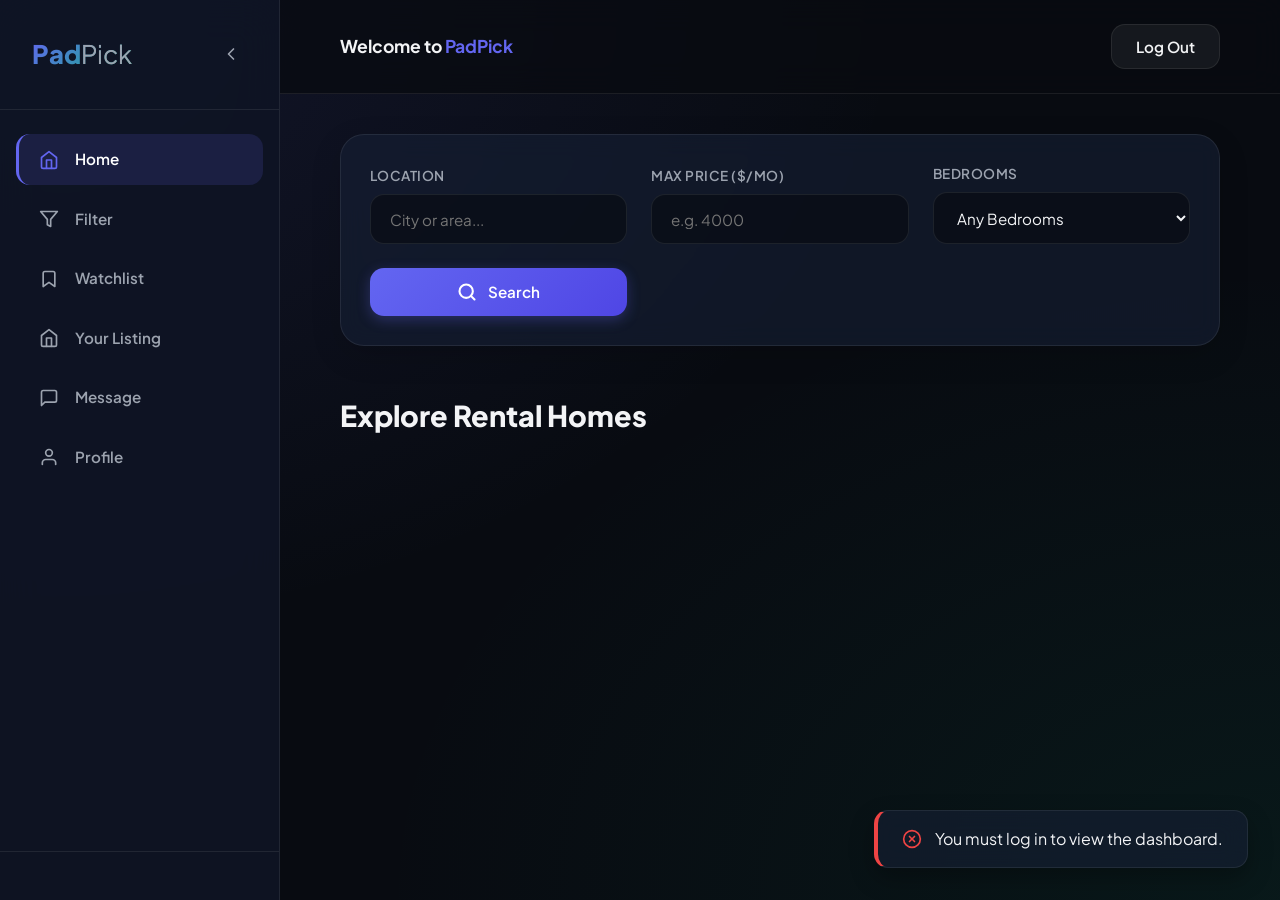
<file: frontend/dashboard.html>
<!DOCTYPE html>
<html lang="en">
<head>
    <meta charset="UTF-8">
    <meta name="viewport" content="width=device-width, initial-scale=1.0">
    <title>Dashboard - Explore Rentals - PadPick</title>
    <link rel="stylesheet" href="./css/style.css">
    <link rel="icon" type="image/png" href="./images/favicon.png">
</head>
<body>

    <div class="dashboard-container">
        <!-- SIDEBAR -->
        <aside class="sidebar">
            <div class="sidebar-header">
                <div class="sidebar-header-flex">
                    <a href="../index.html" class="logo"><span class="logo-icon">P</span><span class="logo-text">ad<span>Pick</span></span></a>
                    <button id="sidebar-toggle" class="sidebar-toggle-btn" aria-label="Toggle Sidebar">
                        <svg viewBox="0 0 24 24" fill="none" stroke="currentColor" stroke-width="2" stroke-linecap="round" stroke-linejoin="round"><polyline points="15 18 9 12 15 6"></polyline></svg>
                    </button>
                </div>
            </div>
            
            <ul class="sidebar-menu">
                <li class="menu-item active" data-view="explore">
                    <svg viewBox="0 0 24 24" fill="none" stroke="currentColor" stroke-width="2" stroke-linecap="round" stroke-linejoin="round"><path d="M3 9l9-7 9 7v11a2 2 0 0 1-2 2H5a2 2 0 0 1-2-2z"></path><polyline points="9 22 9 12 15 12 15 22"></polyline></svg>
                    <span>Home</span>
                </li>
                <li class="menu-item" data-view="filter">
                    <svg viewBox="0 0 24 24" fill="none" stroke="currentColor" stroke-width="2" stroke-linecap="round" stroke-linejoin="round"><polygon points="22 3 2 3 10 12.46 10 19 14 21 14 12.46 22 3"></polygon></svg>
                    <span>Filter</span>
                </li>
                <li class="menu-item" data-view="watchlist">
                    <svg viewBox="0 0 24 24" fill="none" stroke="currentColor" stroke-width="2" stroke-linecap="round" stroke-linejoin="round"><path d="M19 21l-7-5-7 5V5a2 2 0 0 1 2-2h10a2 2 0 0 1 2 2z"></path></svg>
                    <span>Watchlist</span>
                </li>
                <li class="menu-item" data-view="mylistings">
                    <svg viewBox="0 0 24 24" fill="none" stroke="currentColor" stroke-width="2" stroke-linecap="round" stroke-linejoin="round"><path d="M3 9l9-7 9 7v11a2 2 0 0 1-2 2H5a2 2 0 0 1-2-2z"></path><path d="M9 22V12h6v10"></path></svg>
                    <span>Your Listing</span>
                </li>
                <li class="menu-item" data-view="messages">
                    <svg viewBox="0 0 24 24" fill="none" stroke="currentColor" stroke-width="2" stroke-linecap="round" stroke-linejoin="round"><path d="M21 15a2 2 0 0 1-2 2H7l-4 4V5a2 2 0 0 1 2-2h14a2 2 0 0 1 2 2z"></path></svg>
                    <span>Message</span>
                </li>
                <li class="menu-item" data-view="profile">
                    <svg viewBox="0 0 24 24" fill="none" stroke="currentColor" stroke-width="2" stroke-linecap="round" stroke-linejoin="round"><path d="M20 21v-2a4 4 0 0 0-4-4H8a4 4 0 0 0-4 4v2"></path><circle cx="12" cy="7" r="4"></circle></svg>
                    <span>Profile</span>
                </li>
            </ul>
            
            <div class="sidebar-footer" id="sidebar-profile-box">
                <!-- User Profile footer details injected here -->
            </div>
        </aside>

        <!-- MAIN AREA -->
        <div class="main-content">
            <!-- TOP NAVBAR -->
            <header class="top-nav">
                <div class="top-nav-welcome" id="top-nav-username">
                    Welcome to <span>PadPick</span>
                </div>
                
                <div class="nav-links">
                    <button id="add-listing-btn" class="btn btn-accent" style="display: none;">
                        <svg width="20" height="20" viewBox="0 0 24 24" fill="none" stroke="currentColor" stroke-width="2.5" stroke-linecap="round" stroke-linejoin="round" style="margin-right: 0.2rem;"><line x1="12" y1="5" x2="12" y2="19"></line><line x1="5" y1="12" x2="19" y2="12"></line></svg>
                        List Your Home
                    </button>
                    <button onclick="logoutUser()" class="btn btn-secondary">Log Out</button>
                </div>
            </header>

            <div class="dashboard-body">
                <!-- 1. EXPLORE VIEW (Default) -->
                <div id="view-explore" class="dashboard-view active">
                    <!-- Filters Container -->
                    <section class="filters-container" style="margin-top: 0; margin-bottom: 3rem;">
                        <form id="filter-form" class="filters-grid">
                            <div class="form-group" style="margin-bottom: 0;">
                                <label for="filter-location" class="form-label">Location</label>
                                <input type="text" id="filter-location" class="input-control" placeholder="City or area...">
                            </div>
                            
                            <div class="form-group" style="margin-bottom: 0;">
                                <label for="filter-price" class="form-label">Max Price ($/mo)</label>
                                <input type="number" id="filter-price" class="input-control" placeholder="e.g. 4000">
                            </div>
                            
                            <div class="form-group" style="margin-bottom: 0;">
                                <label for="filter-bedrooms" class="form-label">Bedrooms</label>
                                <select id="filter-bedrooms" class="input-control">
                                    <option value="">Any Bedrooms</option>
                                    <option value="1">1 Bed</option>
                                    <option value="2">2 Beds</option>
                                    <option value="3">3 Beds</option>
                                    <option value="4">4+ Beds</option>
                                </select>
                            </div>
                            
                            <button type="submit" class="btn btn-primary" style="justify-content: center; height: 48px;">
                                <svg width="20" height="20" viewBox="0 0 24 24" fill="none" stroke="currentColor" stroke-width="2.5" stroke-linecap="round" stroke-linejoin="round" style="margin-right: 0.2rem;"><circle cx="11" cy="11" r="8"></circle><line x1="21" y1="21" x2="16.65" y2="16.65"></line></svg>
                                Search
                            </button>
                        </form>
                    </section>

                    <!-- Listings -->
                    <main class="listings-section" style="padding: 0;">
                        <div class="section-header">
                            <h2 class="section-title">Explore Rental Homes</h2>
                        </div>
                        <div id="properties-grid" class="properties-grid">
                            <!-- Property cards loaded here -->
                        </div>
                    </main>
                </div>

                <!-- 2. WATCHLIST VIEW -->
                <div id="view-watchlist" class="dashboard-view">
                    <main class="listings-section" style="padding: 0;">
                        <div class="section-header">
                            <h2 class="section-title">Your Watchlist</h2>
                        </div>
                        <div id="watchlist-grid" class="properties-grid">
                            <!-- Bookmarked cards loaded here -->
                        </div>
                    </main>
                </div>

                <!-- 3. YOUR LISTINGS VIEW -->
                <div id="view-mylistings" class="dashboard-view">
                    <main class="listings-section" style="padding: 0;">
                        <div class="section-header">
                            <h2 class="section-title">Your Listed Properties</h2>
                        </div>
                        <div id="mylistings-grid" class="properties-grid">
                            <!-- User's own property cards loaded here -->
                        </div>
                    </main>
                </div>

                <!-- 4. MESSAGES VIEW -->
                <div id="view-messages" class="dashboard-view">
                    <div class="messages-container">
                        <!-- Left Chat list -->
                        <div class="messages-sidebar">
                            <div class="messages-sidebar-header">
                                <div style="font-weight: 700; font-size: 1.1rem; color: white;">Recent Messages</div>
                                <div class="chat-search-wrapper" style="margin-top: 0.75rem;">
                                    <input type="text" id="chat-search-input" class="input-control" placeholder="🔍 Search contacts or listings..." style="padding: 0.5rem 0.8rem; font-size: 0.82rem; height: 34px; width: 100%; border-radius: var(--radius-sm);">
                                </div>
                            </div>
                            <ul class="chats-list" id="chats-list">
                                <!-- Mock Chats list dynamically loaded -->
                            </ul>
                        </div>
                        <!-- Chat view -->
                        <div class="chat-window" id="chat-window">
                            <!-- Injected by JS -->
                        </div>
                    </div>
                </div>

                <!-- 5. PROFILE VIEW -->
                <div id="view-profile" class="dashboard-view">
                    <div class="profile-card" id="profile-card-details">
                        <!-- Loaded dynamically -->
                    </div>
                </div>
            </div>
        </div>
    </div>

    <!-- Create Property Modal -->
    <div id="property-modal" class="modal">
        <div class="modal-content">
            <button class="modal-close" id="modal-close-btn">
                <svg width="18" height="18" viewBox="0 0 24 24" fill="none" stroke="currentColor" stroke-width="2.5" stroke-linecap="round" stroke-linejoin="round"><line x1="18" y1="6" x2="6" y2="18"></line><line x1="6" y1="6" x2="18" y2="18"></line></svg>
            </button>
            <h3 class="modal-title">List a New Rental Home</h3>
            
            <form id="property-form">
                <div class="form-row">
                    <div class="form-group">
                        <label for="prop-title" class="form-label">Name of the Home / Title</label>
                        <input type="text" id="prop-title" class="input-control" placeholder="Modern 2-Bed Luxury Penthouse" required>
                    </div>
                    <div class="form-group">
                        <label for="prop-price" class="form-label">Price per Month ($)</label>
                        <input type="number" id="prop-price" class="input-control" placeholder="2400" required>
                    </div>
                </div>

                <div class="form-group">
                    <label for="prop-desc" class="form-label">Description</label>
                    <textarea id="prop-desc" class="input-control" rows="2" placeholder="Describe features, view, terms..." required></textarea>
                </div>

                <div class="form-row">
                    <div class="form-group">
                        <label for="prop-owner" class="form-label">Name of the Owner</label>
                        <input type="text" id="prop-owner" class="input-control" placeholder="John Doe" required>
                    </div>
                    <div class="form-group">
                        <label for="prop-contact" class="form-label">Contact Number (private)</label>
                        <input type="tel" id="prop-contact" class="input-control" placeholder="+1 (555) 019-2834" required>
                    </div>
                </div>

                <div class="form-row">
                    <div class="form-group">
                        <label for="prop-bedrooms" class="form-label">Bedrooms</label>
                        <input type="number" id="prop-bedrooms" class="input-control" value="1" min="1" required>
                    </div>
                    <div class="form-group">
                        <label for="prop-bathrooms" class="form-label">Bathrooms</label>
                        <input type="number" id="prop-bathrooms" class="input-control" value="1" min="1" required>
                    </div>
                </div>

                <div class="form-row">
                    <div class="form-group">
                        <label for="prop-furnished" class="form-label">Furnishing State</label>
                        <select id="prop-furnished" class="input-control" required>
                            <option value="Furnished">Fully Furnished</option>
                            <option value="Semi-Furnished">Semi-Furnished</option>
                            <option value="Non-Furnished">Non-Furnished / Unfurnished</option>
                        </select>
                    </div>
                    <div class="form-group">
                        <label for="prop-location" class="form-label">City / Area Location</label>
                        <input type="text" id="prop-location" class="input-control" placeholder="London, Kensington" required>
                    </div>
                </div>

                <div class="form-group">
                    <label for="prop-address" class="form-label">Address of the Home</label>
                    <input type="text" id="prop-address" class="input-control" placeholder="123 Luxury Lane, Apartment 4B" required>
                </div>

                <div class="form-group">
                    <label class="form-label">Select Amenities</label>
                    <div class="amenities-grid" style="display: grid; grid-template-columns: repeat(auto-fill, minmax(130px, 1fr)); gap: 0.5rem; margin-top: 0.25rem;">
                        <label class="checkbox-container" style="display: flex; align-items: center; gap: 0.5rem; font-size: 0.88rem; color: var(--text-secondary); cursor: pointer;">
                            <input type="checkbox" name="amenity" value="WiFi" style="width:16px; height:16px; accent-color: var(--primary);"> WiFi
                        </label>
                        <label class="checkbox-container" style="display: flex; align-items: center; gap: 0.5rem; font-size: 0.88rem; color: var(--text-secondary); cursor: pointer;">
                            <input type="checkbox" name="amenity" value="AC" style="width:16px; height:16px; accent-color: var(--primary);"> Air Conditioning
                        </label>
                        <label class="checkbox-container" style="display: flex; align-items: center; gap: 0.5rem; font-size: 0.88rem; color: var(--text-secondary); cursor: pointer;">
                            <input type="checkbox" name="amenity" value="Pool" style="width:16px; height:16px; accent-color: var(--primary);"> Swimming Pool
                        </label>
                        <label class="checkbox-container" style="display: flex; align-items: center; gap: 0.5rem; font-size: 0.88rem; color: var(--text-secondary); cursor: pointer;">
                            <input type="checkbox" name="amenity" value="Gym" style="width:16px; height:16px; accent-color: var(--primary);"> Fitness Gym
                        </label>
                        <label class="checkbox-container" style="display: flex; align-items: center; gap: 0.5rem; font-size: 0.88rem; color: var(--text-secondary); cursor: pointer;">
                            <input type="checkbox" name="amenity" value="Parking" style="width:16px; height:16px; accent-color: var(--primary);"> Private Parking
                        </label>
                        <label class="checkbox-container" style="display: flex; align-items: center; gap: 0.5rem; font-size: 0.88rem; color: var(--text-secondary); cursor: pointer;">
                            <input type="checkbox" name="amenity" value="Kitchen" style="width:16px; height:16px; accent-color: var(--primary);"> Modern Kitchen
                        </label>
                        <label class="checkbox-container" style="display: flex; align-items: center; gap: 0.5rem; font-size: 0.88rem; color: var(--text-secondary); cursor: pointer;">
                            <input type="checkbox" name="amenity" value="Washing Machine" style="width:16px; height:16px; accent-color: var(--primary);"> Washer/Dryer
                        </label>
                        <label class="checkbox-container" style="display: flex; align-items: center; gap: 0.5rem; font-size: 0.88rem; color: var(--text-secondary); cursor: pointer;">
                            <input type="checkbox" name="amenity" value="Security" style="width:16px; height:16px; accent-color: var(--primary);"> 24/7 Security
                        </label>
                    </div>
                </div>

                <div class="form-group">
                    <label class="form-label">Home Images (Upload from files)</label>
                    <input type="file" id="prop-images-upload" class="input-control" accept="image/*" multiple style="background: rgba(8, 11, 17, 0.6); color: white; padding: 10px; border-radius: 8px; border: 1px solid var(--border-color); width: 100%;">
                    
                    <!-- Hidden field to store final comma-separated list of uploaded URLs -->
                    <input type="hidden" id="prop-media-urls" value="">
                    
                    <div id="prop-media-preview-container" style="display: flex; gap: 0.5rem; flex-wrap: wrap; margin-top: 0.75rem;">
                        <!-- Preview of uploaded/pre-existing listing images will be populated here -->
                    </div>
                </div>

                <button type="submit" class="btn btn-primary" style="width: 100%; justify-content: center; margin-top: 1rem;">
                    Submit Listing
                </button>
            </form>
        </div>
    </div>

    <!-- Property Details Modal -->
    <div id="property-detail-modal" class="modal">
        <div class="modal-content" style="max-width: 800px; padding: 2.5rem; border-radius: var(--radius-lg);">
            <button class="modal-close" id="detail-modal-close-btn">
                <svg width="18" height="18" viewBox="0 0 24 24" fill="none" stroke="currentColor" stroke-width="2.5" stroke-linecap="round" stroke-linejoin="round"><line x1="18" y1="6" x2="6" y2="18"></line><line x1="6" y1="6" x2="18" y2="18"></line></svg>
            </button>
            <div id="property-detail-body">
                <!-- Injected dynamically by JS -->
            </div>
        </div>
    </div>

    <!-- Calling Modal -->
    <div id="calling-modal" class="modal">
        <div class="modal-content" style="max-width: 360px; text-align: center; padding: 3rem 2rem; border-radius: var(--radius-lg);">
            <div class="calling-avatar-ring">
                <div class="calling-icon-glow">📞</div>
            </div>
            <h3 id="calling-modal-title" style="margin-top: 1.5rem; font-size: 1.3rem;">Calling Owner...</h3>
            <p id="calling-modal-subtitle" style="color: var(--text-secondary); font-size: 0.9rem; margin-top: 0.5rem;">Connecting call request...</p>
            
            <button id="cancel-call-btn" class="btn" style="margin-top: 2rem; width: 100%; justify-content: center; background: #ef4444; border-color: #ef4444; color: white;">
                Cancel Call
            </button>
        </div>
    </div>

    <!-- Toast Notifications Container -->
    <div id="toast-container" class="toast-container"></div>

    <script src="./js/auth.js"></script>
    <script src="./js/app.js"></script>
</body>
</html>
</file>
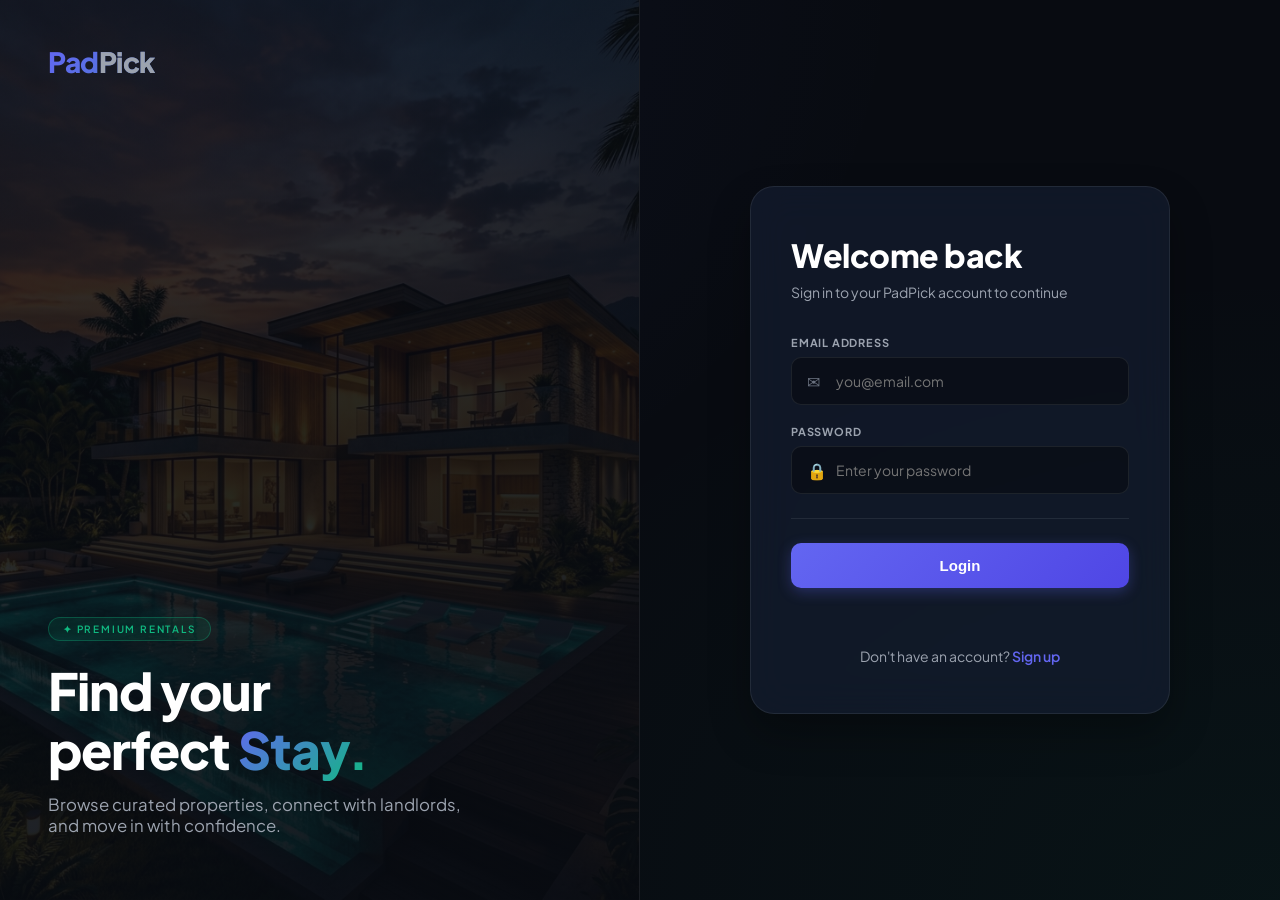
<file: frontend/login.html>
<!DOCTYPE html>
<html lang="en">
<head>
  <meta charset="UTF-8">
  <meta name="viewport" content="width=device-width, initial-scale=1.0">
  <title>Login — PadPick</title>
  <link rel="stylesheet" href="./css/login_split.css">
  <link rel="icon" type="image/png" href="./images/favicon.png">
</head>
<body>

  <!-- LEFT: brand panel -->
  <div class="panel-left">
    <div class="panel-brand">
      <a class="logo" href="../index.html">Pad<span>Pick</span></a>

      <div>
        <div class="brand-copy">
          <div class="brand-tag">✦ Premium Rentals</div>
          <h2>Find your<br>perfect <em>Stay.</em></h2>
          <p>Browse curated properties, connect with landlords, and move in with confidence.</p>
        </div>
      </div>
    </div>
  </div>

  <!-- RIGHT: login form -->
  <div class="panel-right">
    <div class="form-box">

      <div class="form-header">
        <h1>Welcome back</h1>
        <p>Sign in to your PadPick account to continue</p>
      </div>

      <form id="loginForm">

        <div class="input-group">
          <label>Email Address</label>
          <div class="input-wrap">
            <span class="input-icon">✉</span>
            <input type="email" id="email" placeholder="you@email.com" required>
          </div>
        </div>

        <div class="input-group">
          <label>Password</label>
          <div class="input-wrap">
            <span class="input-icon">🔒</span>
            <input type="password" id="password" placeholder="Enter your password" required>
          </div>
        </div>

        <hr class="form-divider">

        <button type="submit" class="btn" id="loginBtn">Login</button>

        <p id="message"></p>

      </form>

      <p class="signup-link">
        Don't have an account? <a href="./signup.html">Sign up</a>
      </p>

    </div>
  </div>

  <script src="./js/auth.js"></script>
  <script>
    const form = document.getElementById("loginForm");
    const loginBtn = document.getElementById("loginBtn");
    const message = document.getElementById("message");

    form.addEventListener("submit", async (event) => {
      event.preventDefault();

      const email = document.getElementById("email").value.trim();
      const password = document.getElementById("password").value;

      message.innerText = "";
      message.style.color = "red";

      // 🔒 disable + loading text
      loginBtn.disabled = true;
      loginBtn.innerText = "Logging in...";
      loginBtn.style.opacity = "0.7";
      loginBtn.style.cursor = "not-allowed";

      try {
        const success = await loginUser(email, password);

        if (!success) {
          // Toast handles the feedback, but let's also update the message label for exact styling parity
          message.innerText = "Invalid email or password";
          resetButton();
          return;
        }

        // ✅ login success
        message.style.color = "green";
        message.innerText = "Login successful ✅";

        setTimeout(() => {
          window.location.href = "./dashboard.html";
        }, 1000);

      } catch (error) {
        console.error(error);
        message.innerText = "Backend not reachable";
        resetButton();
      }
    });

    function resetButton() {
      loginBtn.disabled = false;
      loginBtn.innerText = "Login";
      loginBtn.style.opacity = "1";
      loginBtn.style.cursor = "pointer";
    }
  </script>

</body>
</html>
</file>
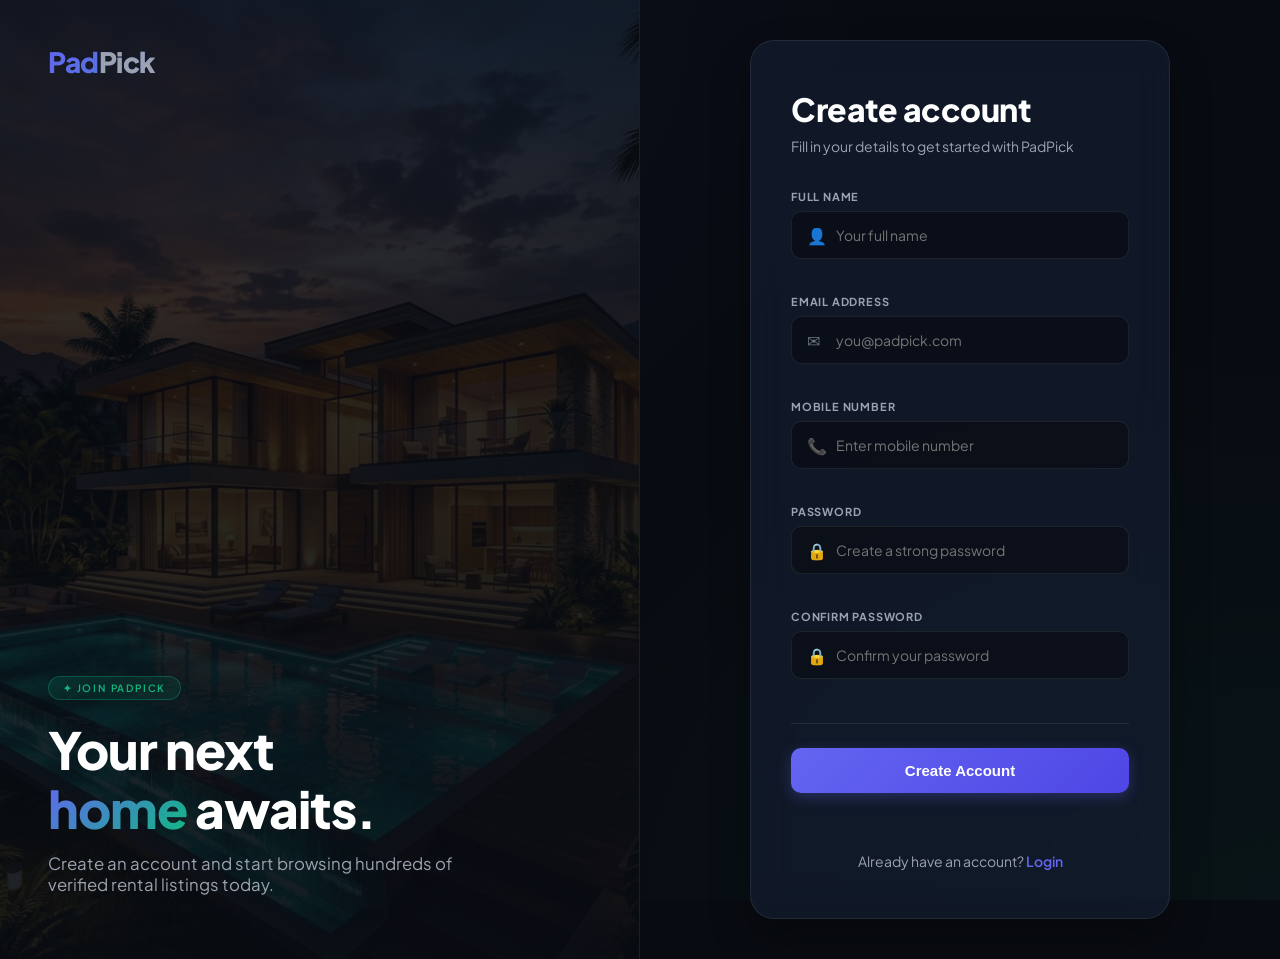
<file: frontend/signup.html>
<!DOCTYPE html>
<html lang="en">
<head>
  <meta charset="UTF-8">
  <meta name="viewport" content="width=device-width, initial-scale=1.0">
  <title>Create Account — PadPick</title>
  <link rel="stylesheet" href="./css/login_split.css">
  <link rel="icon" type="image/png" href="./images/favicon.png">
</head>
<body>

  <!-- LEFT: brand panel -->
  <div class="panel-left">
    <div class="panel-brand">
      <a class="logo" href="../index.html">Pad<span>Pick</span></a>

      <div>
        <div class="brand-copy">
          <div class="brand-tag">✦ Join PadPick</div>
          <h2>Your next<br><em>home</em> awaits.</h2>
          <p>Create an account and start browsing hundreds of verified rental listings today.</p>
        </div>
      </div>
    </div>
  </div>

  <!-- RIGHT: signup form -->
  <div class="panel-right">
    <div class="form-box">

      <div class="form-header">
        <h1>Create account</h1>
        <p>Fill in your details to get started with PadPick</p>
      </div>

      <form id="signupForm">

        <div class="input-grid">

          <div class="input-box full">
            <label>Full Name</label>
            <div class="input-wrap">
              <span class="input-icon">👤</span>
              <input type="text" id="username" placeholder="Your full name" required />
            </div>
          </div>

          <div class="input-box full">
            <label>Email Address</label>
            <div class="input-wrap">
              <span class="input-icon">✉</span>
              <input type="email" id="email" placeholder="you@padpick.com" pattern=".+@padpick\.com" title="Email must end with @padpick.com" required />
            </div>
          </div>

          <div class="input-box full">
            <label>Mobile Number</label>
            <div class="input-wrap">
              <span class="input-icon">📞</span>
              <input type="tel" id="mobile_number" placeholder="Enter mobile number" required />
            </div>
          </div>

          <div class="input-box full">
            <label>Password</label>
            <div class="input-wrap">
              <span class="input-icon">🔒</span>
              <input type="password" id="password" placeholder="Create a strong password" required minlength="6" />
            </div>
          </div>

          <div class="input-box full">
            <label>Confirm Password</label>
            <div class="input-wrap">
              <span class="input-icon">🔒</span>
              <input type="password" id="confirm_password" placeholder="Confirm your password" required minlength="6" />
            </div>
          </div>

        </div>

        <hr class="form-divider">

        <button type="submit" class="btn" id="signupBtn">Create Account</button>

        <p id="message"></p>

      </form>

      <p class="login-text">
        Already have an account? <a href="./login.html">Login</a>
      </p>

    </div>
  </div>

  <script src="./js/auth.js"></script>
  <script>
    const form = document.getElementById("signupForm");
    const signupBtn = document.getElementById("signupBtn");
    const message = document.getElementById("message");

    form.addEventListener("submit", async (e) => {
      e.preventDefault();

      const fullName = document.getElementById("username").value.trim();
      const email = document.getElementById("email").value.trim();
      const mobileNumber = document.getElementById("mobile_number").value.trim();
      const password = document.getElementById("password").value;
      const confirmPassword = document.getElementById("confirm_password").value;

      message.innerText = "";
      message.style.color = "red";

      // Enforce email domain ending in javascript as secondary validation
      if (!email.toLowerCase().endsWith("@padpick.com")) {
        message.innerText = "Email address must end with @padpick.com";
        return;
      }

      if (password !== confirmPassword) {
        message.innerText = "Passwords do not match.";
        return;
      }

      // 🔒 loading state
      signupBtn.disabled = true;
      signupBtn.innerText = "Creating...";
      signupBtn.style.opacity = "0.7";

      try {
        const result = await registerUser(email, fullName, password, mobileNumber);

        if (!result.success) {
          message.innerText = result.error || "Registration failed. Email must be unique and end with @padpick.com";
          resetButton();
          return;
        }

        message.style.color = "green";
        message.innerText = "Account created successfully ✅";

        setTimeout(() => {
          window.location.href = "./login.html";
        }, 1200);

      } catch (err) {
        console.error("Signup error:", err);
        message.innerText = "Network error. Please try again.";
        resetButton();
      }
    });

    function resetButton() {
      signupBtn.disabled = false;
      signupBtn.innerText = "Create Account";
      signupBtn.style.opacity = "1";
    }
  </script>

</body>
</html>
</file>
<file: frontend/css/style.css>
/* Premium Design System for PadPick Platform */

@import url('https://fonts.googleapis.com/css2?family=Plus+Jakarta+Sans:wght@300;400;500;600;700;800&display=swap');

:root {
    /* Color Palette */
    --bg-darker: #080b11;
    --bg-dark: #0f1524;
    --bg-card: rgba(23, 32, 54, 0.6);
    --bg-card-hover: rgba(30, 41, 69, 0.8);
    --primary: #6366f1; /* Indigo */
    --primary-glow: rgba(99, 102, 241, 0.3);
    --accent: #10b981; /* Emerald */
    --accent-glow: rgba(16, 185, 129, 0.2);
    --text-primary: #f3f4f6;
    --text-secondary: #9ca3af;
    --text-muted: #6b7280;
    --border-color: rgba(255, 255, 255, 0.08);
    --border-hover: rgba(99, 102, 241, 0.4);
    
    /* Layout Constants */
    --radius-sm: 8px;
    --radius-md: 14px;
    --radius-lg: 24px;
    --transition-smooth: all 0.3s cubic-bezier(0.4, 0, 0.2, 1);
    
    /* Fonts */
    --font-primary: 'Plus Jakarta Sans', -apple-system, BlinkMacSystemFont, "Segoe UI", Roboto, sans-serif;
}

/* Reset & Base Styles */
* {
    margin: 0;
    padding: 0;
    box-sizing: border-box;
}

body {
    background-color: var(--bg-darker);
    background-image: 
        radial-gradient(at 0% 0%, rgba(99, 102, 241, 0.12) 0px, transparent 50%),
        radial-gradient(at 100% 100%, rgba(16, 185, 129, 0.08) 0px, transparent 50%);
    background-attachment: fixed;
    color: var(--text-primary);
    font-family: var(--font-primary);
    min-height: 100vh;
    overflow-x: hidden;
    line-height: 1.5;
}

a {
    color: inherit;
    text-decoration: none;
}

button, input, textarea, select {
    font-family: inherit;
    color: inherit;
}

/* Custom Scrollbar */
::-webkit-scrollbar {
    width: 8px;
}
::-webkit-scrollbar-track {
    background: var(--bg-darker);
}
::-webkit-scrollbar-thumb {
    background: rgba(255, 255, 255, 0.1);
    border-radius: 4px;
}
::-webkit-scrollbar-thumb:hover {
    background: var(--primary);
}

/* Navbar */
.navbar {
    display: flex;
    justify-content: space-between;
    align-items: center;
    padding: 1.5rem 6%;
    position: sticky;
    top: 0;
    z-index: 100;
    background: rgba(8, 11, 17, 0.85);
    backdrop-filter: blur(16px);
    -webkit-backdrop-filter: blur(16px);
    border-bottom: 1px solid var(--border-color);
}

.logo {
    font-size: 1.6rem;
    font-weight: 800;
    background: linear-gradient(135deg, var(--primary), var(--accent));
    -webkit-background-clip: text;
    -webkit-text-fill-color: transparent;
    display: flex;
    align-items: center;
    gap: 0;
}

.logo > span:not(.logo-icon):not(.logo-text),
.logo-text span {
    font-weight: 400;
    color: var(--text-secondary);
    -webkit-text-fill-color: var(--text-secondary);
}

.nav-links {
    display: flex;
    gap: 2rem;
    align-items: center;
}

.nav-link {
    font-size: 0.95rem;
    font-weight: 500;
    color: var(--text-secondary);
    transition: var(--transition-smooth);
}

.nav-link:hover {
    color: var(--text-primary);
}

.btn {
    padding: 0.75rem 1.5rem;
    border-radius: var(--radius-md);
    font-weight: 600;
    font-size: 0.95rem;
    cursor: pointer;
    transition: var(--transition-smooth);
    display: inline-flex;
    align-items: center;
    gap: 0.5rem;
    border: none;
}

.btn-primary {
    background: linear-gradient(135deg, var(--primary), #4f46e5);
    color: #fff;
    box-shadow: 0 4px 14px var(--primary-glow);
}

.btn-primary:hover {
    transform: translateY(-2px);
    box-shadow: 0 6px 20px rgba(99, 102, 241, 0.45);
}

.btn-secondary {
    background: rgba(255, 255, 255, 0.06);
    color: var(--text-primary);
    border: 1px solid var(--border-color);
}

.btn-secondary:hover {
    background: rgba(255, 255, 255, 0.12);
    border-color: var(--text-muted);
}

.btn-accent {
    background: linear-gradient(135deg, var(--accent), #059669);
    color: #fff;
    box-shadow: 0 4px 14px var(--accent-glow);
}

.btn-accent:hover {
    transform: translateY(-2px);
    box-shadow: 0 6px 20px rgba(16, 185, 129, 0.35);
}

.user-profile {
    display: flex;
    align-items: center;
    gap: 1rem;
}

.user-name {
    font-weight: 600;
    color: var(--text-primary);
}

/* Landing Page Hero with Banner */
.landing-hero {
    position: relative;
    height: 60vh;
    min-height: 500px;
    display: flex;
    align-items: center;
    justify-content: center;
    text-align: center;
    padding: 0 6%;
    overflow: hidden;
    border-bottom: 1px solid var(--border-color);
}

.landing-hero-bg {
    position: absolute;
    top: 0;
    left: 0;
    width: 100%;
    height: 100%;
    background-size: cover;
    background-position: center;
    filter: brightness(0.4) contrast(1.1);
    z-index: 1;
    transform: scale(1.02);
    animation: slowZoom 20s infinite alternate;
}

@keyframes slowZoom {
    0% { transform: scale(1); }
    100% { transform: scale(1.08); }
}

.landing-hero-content {
    position: relative;
    z-index: 2;
    max-width: 900px;
    animation: fadeIn 0.8s ease-out;
}

.landing-hero h1 {
    font-size: 3.8rem;
    font-weight: 800;
    line-height: 1.15;
    margin-bottom: 1.5rem;
    letter-spacing: -1.5px;
    text-shadow: 0 4px 12px rgba(0, 0, 0, 0.5);
}

.landing-hero h1 span {
    background: linear-gradient(135deg, var(--primary), var(--accent));
    -webkit-background-clip: text;
    -webkit-text-fill-color: transparent;
}

.landing-hero p {
    color: #e5e7eb;
    font-size: 1.25rem;
    max-width: 700px;
    margin: 0 auto 2.5rem auto;
    text-shadow: 0 2px 6px rgba(0, 0, 0, 0.6);
}

.hero-buttons {
    display: flex;
    gap: 1.5rem;
    justify-content: center;
}

/* About / Intro Section */
.about-section {
    padding: 6rem 6%;
    max-width: 1200px;
    margin: 0 auto;
}

.about-grid {
    display: grid;
    grid-template-columns: 1fr 1fr;
    gap: 4rem;
    align-items: center;
}

@media (max-width: 768px) {
    .about-grid {
        grid-template-columns: 1fr;
        gap: 2.5rem;
    }
    .landing-hero h1 {
        font-size: 2.5rem;
    }
}

.about-text h2 {
    font-size: 2.2rem;
    font-weight: 800;
    margin-bottom: 1.5rem;
    letter-spacing: -0.5px;
}

.about-text h2 span {
    color: var(--primary);
}

.about-text p {
    color: var(--text-secondary);
    font-size: 1.05rem;
    margin-bottom: 1.5rem;
    line-height: 1.6;
}

.features-list {
    display: grid;
    grid-template-columns: 1fr 1fr;
    gap: 1.5rem;
    margin-top: 2rem;
}

.feature-item {
    background: var(--bg-card);
    border: 1px solid var(--border-color);
    padding: 1.5rem;
    border-radius: var(--radius-md);
    transition: var(--transition-smooth);
}

.feature-item:hover {
    border-color: var(--border-hover);
    transform: translateY(-3px);
}

.feature-icon {
    width: 40px;
    height: 40px;
    background: var(--primary-glow);
    border-radius: 50%;
    display: flex;
    align-items: center;
    justify-content: center;
    color: var(--primary);
    margin-bottom: 1rem;
}

.feature-item h3 {
    font-size: 1.1rem;
    font-weight: 700;
    margin-bottom: 0.5rem;
}

.feature-item p {
    font-size: 0.9rem;
    color: var(--text-secondary);
    margin-bottom: 0;
    line-height: 1.4;
}

.about-media {
    border-radius: var(--radius-lg);
    overflow: hidden;
    border: 1px solid var(--border-color);
    box-shadow: 0 15px 35px rgba(0, 0, 0, 0.4);
    height: 400px;
}

.about-media img {
    width: 100%;
    height: 100%;
    object-fit: cover;
}

/* Filters Component */
.filters-container {
    background: var(--bg-card);
    backdrop-filter: blur(12px);
    -webkit-backdrop-filter: blur(12px);
    border: 1px solid var(--border-color);
    border-radius: var(--radius-lg);
    padding: 1.8rem;
    max-width: 1100px;
    margin: -3rem auto 3rem auto;
    position: relative;
    z-index: 10;
    box-shadow: 0 10px 30px rgba(0,0,0,0.15);
}

.filters-grid {
    display: grid;
    grid-template-columns: repeat(auto-fit, minmax(200px, 1fr));
    gap: 1.5rem;
    align-items: flex-end;
}

/* Auth Pages Container (Login/Signup) */
.auth-wrapper {
    display: flex;
    justify-content: center;
    align-items: center;
    min-height: calc(100vh - 120px);
    padding: 2rem;
}

.auth-card {
    background: var(--bg-card);
    backdrop-filter: blur(20px);
    -webkit-backdrop-filter: blur(20px);
    border: 1px solid var(--border-color);
    border-radius: var(--radius-lg);
    width: 100%;
    max-width: 460px;
    padding: 3rem 2.5rem;
    box-shadow: 0 20px 40px rgba(0, 0, 0, 0.3);
    animation: fadeIn 0.5s ease-out;
}

.auth-header {
    text-align: center;
    margin-bottom: 2.5rem;
}

.auth-header h1 {
    font-size: 2rem;
    font-weight: 800;
    margin-bottom: 0.5rem;
    letter-spacing: -0.5px;
}

.auth-header p {
    color: var(--text-secondary);
    font-size: 0.95rem;
}

.form-group {
    margin-bottom: 1.5rem;
}

.form-label {
    display: block;
    font-size: 0.85rem;
    font-weight: 600;
    color: var(--text-secondary);
    margin-bottom: 0.5rem;
    text-transform: uppercase;
    letter-spacing: 0.5px;
}

.input-control {
    width: 100%;
    background: rgba(8, 11, 17, 0.6);
    border: 1px solid var(--border-color);
    padding: 0.9rem 1.2rem;
    border-radius: var(--radius-md);
    color: var(--text-primary);
    font-size: 0.95rem;
    transition: var(--transition-smooth);
}

.input-control:focus {
    outline: none;
    border-color: var(--primary);
    box-shadow: 0 0 0 3px var(--primary-glow);
    background: rgba(8, 11, 17, 0.8);
}

.auth-footer {
    text-align: center;
    margin-top: 2rem;
    color: var(--text-secondary);
    font-size: 0.9rem;
}

.auth-link {
    color: var(--primary);
    font-weight: 600;
    transition: var(--transition-smooth);
}

.auth-link:hover {
    text-decoration: underline;
}

/* Listings Section */
.listings-section {
    padding: 0 6% 6rem 6%;
    max-width: 1400px;
    margin: 0 auto;
}

.section-header {
    display: flex;
    justify-content: space-between;
    align-items: center;
    margin-bottom: 2rem;
}

.section-title {
    font-size: 1.8rem;
    font-weight: 800;
}

.properties-grid {
    display: grid;
    grid-template-columns: repeat(auto-fill, minmax(320px, 1fr));
    gap: 2.2rem;
}

/* Property Card */
.property-card {
    background: var(--bg-card);
    border: 1px solid var(--border-color);
    border-radius: var(--radius-lg);
    overflow: hidden;
    transition: var(--transition-smooth);
    display: flex;
    flex-direction: column;
}

.property-card:hover {
    transform: translateY(-8px);
    border-color: var(--border-hover);
    box-shadow: 0 12px 30px rgba(99, 102, 241, 0.15);
}

.property-image-container {
    position: relative;
    height: 220px;
    overflow: hidden;
    background-color: var(--bg-darker);
}

.property-img {
    width: 100%;
    height: 100%;
    object-fit: cover;
    transition: var(--transition-smooth);
}

.property-card:hover .property-img {
    transform: scale(1.08);
}

.property-price-badge {
    position: absolute;
    bottom: 1rem;
    left: 1rem;
    background: rgba(8, 11, 17, 0.85);
    backdrop-filter: blur(8px);
    -webkit-backdrop-filter: blur(8px);
    padding: 0.5rem 1rem;
    border-radius: var(--radius-sm);
    font-weight: 700;
    font-size: 1.1rem;
    color: var(--accent);
    border: 1px solid rgba(255,255,255,0.05);
}

.property-content {
    padding: 1.5rem;
    display: flex;
    flex-direction: column;
    flex-grow: 1;
}

.property-location {
    font-size: 0.85rem;
    color: var(--accent);
    font-weight: 700;
    text-transform: uppercase;
    letter-spacing: 1px;
    margin-bottom: 0.5rem;
}

.property-title {
    font-size: 1.25rem;
    font-weight: 700;
    line-height: 1.3;
    margin-bottom: 0.75rem;
    color: var(--text-primary);
}

.property-desc {
    font-size: 0.92rem;
    color: var(--text-secondary);
    margin-bottom: 1.5rem;
    display: -webkit-box;
    -webkit-line-clamp: 2;
    -webkit-box-orient: vertical;
    overflow: hidden;
    flex-grow: 1;
}

.property-details {
    display: flex;
    gap: 1.2rem;
    border-top: 1px solid var(--border-color);
    padding-top: 1rem;
    font-size: 0.88rem;
    color: var(--text-secondary);
}

.property-detail-item {
    display: flex;
    align-items: center;
    gap: 0.4rem;
}

.property-detail-item svg {
    width: 16px;
    height: 16px;
    stroke: var(--primary);
}

/* Modal Implementation */
.modal {
    position: fixed;
    top: 0;
    left: 0;
    width: 100%;
    height: 100%;
    background: rgba(8, 11, 17, 0.85);
    backdrop-filter: blur(10px);
    -webkit-backdrop-filter: blur(10px);
    z-index: 1000;
    display: flex;
    justify-content: center;
    align-items: center;
    opacity: 0;
    pointer-events: none;
    transition: var(--transition-smooth);
}

.modal.active {
    opacity: 1;
    pointer-events: auto;
}

.modal-content {
    background: var(--bg-card);
    border: 1px solid var(--border-color);
    border-radius: var(--radius-lg);
    width: 100%;
    max-width: 600px;
    padding: 2.5rem;
    position: relative;
    transform: translateY(30px);
    transition: var(--transition-smooth);
    box-shadow: 0 25px 50px rgba(0,0,0,0.5);
    max-height: 90vh;
    overflow-y: auto;
}

.modal.active .modal-content {
    transform: translateY(0);
}

.modal-close {
    position: absolute;
    top: 1.5rem;
    right: 1.5rem;
    cursor: pointer;
    background: rgba(255,255,255,0.05);
    border: none;
    border-radius: 50%;
    width: 32px;
    height: 32px;
    display: flex;
    align-items: center;
    justify-content: center;
    transition: var(--transition-smooth);
}

.modal-close:hover {
    background: rgba(255,255,255,0.15);
    color: #ef4444;
}

.modal-title {
    font-size: 1.6rem;
    font-weight: 800;
    margin-bottom: 1.5rem;
}

/* Form layouts within modal */
.form-row {
    display: grid;
    grid-template-columns: 1fr 1fr;
    gap: 1rem;
}

/* Toast Notifications */
.toast-container {
    position: fixed;
    bottom: 2rem;
    right: 2rem;
    z-index: 9999;
    display: flex;
    flex-direction: column;
    gap: 0.75rem;
}

.toast {
    background: var(--bg-card);
    backdrop-filter: blur(12px);
    -webkit-backdrop-filter: blur(12px);
    border: 1px solid var(--border-color);
    padding: 1rem 1.5rem;
    border-radius: var(--radius-md);
    color: var(--text-primary);
    display: flex;
    align-items: center;
    gap: 0.8rem;
    box-shadow: 0 10px 25px rgba(0,0,0,0.3);
    min-width: 300px;
    transform: translateX(100%);
    transition: transform 0.35s cubic-bezier(0.175, 0.885, 0.32, 1.275);
}

.toast.show {
    transform: translateX(0);
}

.toast-success {
    border-left: 4px solid var(--accent);
}

.toast-error {
    border-left: 4px solid #ef4444;
}

.toast-info {
    border-left: 4px solid #3b82f6;
}

/* Animations */
@keyframes fadeIn {
    from {
        opacity: 0;
        transform: translateY(15px);
    }
    to {
        opacity: 1;
        transform: translateY(0);
    }
}

.empty-state {
    text-align: center;
    grid-column: 1 / -1;
    padding: 5rem 2rem;
    color: var(--text-secondary);
}

.empty-state svg {
    stroke: var(--text-muted);
    margin-bottom: 1rem;
}

.empty-state h3 {
    font-size: 1.3rem;
    font-weight: 700;
    color: var(--text-primary);
    margin-bottom: 0.5rem;
}

/* ==========================================================================
   🏠 DASHBOARD LAYOUT WITH SIDEBAR (PADPICK)
   ========================================================================== */

.dashboard-container {
    display: flex;
    min-height: 100vh;
    width: 100vw;
}

/* Sidebar Styling */
.sidebar {
    width: 280px;
    background: rgba(15, 21, 36, 0.95);
    backdrop-filter: blur(20px);
    -webkit-backdrop-filter: blur(20px);
    border-right: 1px solid var(--border-color);
    display: flex;
    flex-direction: column;
    height: 100vh;
    position: sticky;
    top: 0;
    z-index: 90;
    transition: var(--transition-smooth);
}

.sidebar-header {
    padding: 2.2rem 2rem;
    border-bottom: 1px solid var(--border-color);
}

.sidebar-menu {
    list-style: none;
    padding: 1.5rem 1rem;
    display: flex;
    flex-direction: column;
    gap: 0.5rem;
    flex-grow: 1;
}

.menu-item {
    display: flex;
    align-items: center;
    gap: 1rem;
    padding: 0.9rem 1.25rem;
    border-radius: var(--radius-md);
    color: var(--text-secondary);
    font-weight: 600;
    font-size: 0.95rem;
    cursor: pointer;
    transition: var(--transition-smooth);
    border-left: 3px solid transparent;
}

.menu-item svg {
    width: 20px;
    height: 20px;
    stroke: var(--text-secondary);
    fill: none;
    transition: var(--transition-smooth);
}

.menu-item:hover {
    color: white;
    background: rgba(255, 255, 255, 0.04);
}

.menu-item.active {
    color: white;
    background: rgba(99, 102, 241, 0.15);
    border-left-color: var(--primary);
}

.menu-item.active svg {
    stroke: var(--primary);
}

/* Sidebar Footer / User Profile summary */
.sidebar-footer {
    padding: 1.5rem;
    border-top: 1px solid var(--border-color);
    display: flex;
    align-items: center;
    justify-content: space-between;
    gap: 0.5rem;
}

/* Sidebar toggle button styling */
.sidebar-header-flex {
    display: flex;
    justify-content: space-between;
    align-items: center;
    width: 100%;
}

.sidebar-toggle-btn {
    background: transparent;
    border: none;
    color: var(--text-secondary);
    cursor: pointer;
    padding: 0.4rem;
    border-radius: var(--radius-sm);
    display: flex;
    align-items: center;
    justify-content: center;
    transition: var(--transition-smooth);
}

.sidebar-toggle-btn:hover {
    color: white;
    background: rgba(255, 255, 255, 0.08);
}

.sidebar-toggle-btn svg {
    width: 20px;
    height: 20px;
    stroke: currentColor;
    transition: var(--transition-smooth);
}

/* Collapsed Sidebar (desktop only) */
@media (min-width: 901px) {
    .sidebar.collapsed {
        width: 80px;
    }
    
    .sidebar.collapsed .sidebar-header {
        padding: 2.2rem 0;
    }
    
    .sidebar.collapsed .sidebar-header-flex {
        flex-direction: column;
        gap: 1.2rem;
        justify-content: center;
    }
    
    .sidebar.collapsed .logo-text {
        display: none;
    }
    
    .sidebar.collapsed .sidebar-menu {
        padding: 1.5rem 0.5rem;
    }
    
    .sidebar.collapsed .menu-item {
        justify-content: center;
        padding: 0.9rem 0;
        border-left-width: 0;
    }
    
    .sidebar.collapsed .menu-item span {
        display: none;
    }
    
    .sidebar.collapsed .menu-item svg {
        margin: 0;
    }
    
    .sidebar.collapsed .sidebar-footer {
        padding: 1.5rem 0.5rem;
        justify-content: center;
    }
    
    .sidebar.collapsed .sidebar-footer .user-profile > div:not(.chat-item-avatar) {
        display: none;
    }
    
    .sidebar.collapsed .sidebar-toggle-btn svg {
        transform: rotate(180deg);
    }
}

.main-content {
    flex: 1;
    display: flex;
    flex-direction: column;
    min-width: 0; /* Prevents flex items from overflowing */
}

/* Top Navigation Bar */
.top-nav {
    display: flex;
    justify-content: space-between;
    align-items: center;
    padding: 1.5rem 6%;
    border-bottom: 1px solid var(--border-color);
    background: rgba(8, 11, 17, 0.75);
    backdrop-filter: blur(16px);
    -webkit-backdrop-filter: blur(16px);
}

.top-nav-welcome {
    font-size: 1.1rem;
    font-weight: 700;
}

.top-nav-welcome span {
    color: var(--primary);
}

/* Dynamic Views Visibility */
.dashboard-view {
    display: none;
    animation: fadeIn 0.4s ease-out;
}

.dashboard-view.active {
    display: block;
}

.dashboard-body {
    padding: 2.5rem 6% 6rem 6%;
    flex: 1;
}

/* Watchlist Bookmark Icon */
.property-bookmark-btn {
    position: absolute;
    top: 1rem;
    right: 1rem;
    background: rgba(8, 11, 17, 0.75);
    backdrop-filter: blur(8px);
    -webkit-backdrop-filter: blur(8px);
    border: 1px solid var(--border-color);
    width: 40px;
    height: 40px;
    border-radius: 50%;
    display: flex;
    align-items: center;
    justify-content: center;
    cursor: pointer;
    z-index: 10;
    transition: var(--transition-smooth);
    color: var(--text-secondary);
}

.property-bookmark-btn:hover {
    transform: scale(1.1);
    color: #ef4444;
    border-color: rgba(239, 68, 68, 0.4);
    background: rgba(8, 11, 17, 0.9);
}

.property-bookmark-btn.active {
    color: #ef4444;
    background: white;
    border-color: white;
}

.property-bookmark-btn svg {
    width: 20px;
    height: 20px;
    fill: currentColor;
    stroke: currentColor;
    stroke-width: 2;
}

/* Messaging Tab Layout */
.messages-container {
    display: grid;
    grid-template-columns: 320px 1fr;
    height: calc(100vh - 150px);
    min-height: 480px;
    background: var(--bg-card);
    border: 1px solid var(--border-color);
    border-radius: var(--radius-lg);
    overflow: hidden;
}

.messages-sidebar {
    border-right: 1px solid var(--border-color);
    display: flex;
    flex-direction: column;
}

.messages-sidebar-header {
    padding: 1.5rem;
    border-bottom: 1px solid var(--border-color);
    font-weight: 700;
}

.chats-list {
    list-style: none;
    overflow-y: auto;
    flex: 1;
}

.chat-item {
    display: flex;
    align-items: center;
    gap: 1rem;
    padding: 1.2rem 1.5rem;
    border-bottom: 1px solid rgba(255,255,255,0.03);
    cursor: pointer;
    transition: var(--transition-smooth);
}

.chat-item:hover, .chat-item.active {
    background: rgba(255, 255, 255, 0.03);
}

.chat-item-avatar {
    width: 44px;
    height: 44px;
    border-radius: 50%;
    background: var(--primary-glow);
    display: flex;
    align-items: center;
    justify-content: center;
    font-weight: 700;
    color: var(--primary);
    border: 1px solid rgba(99, 102, 241, 0.2);
}

.chat-item-details {
    flex: 1;
    min-width: 0;
}

.chat-item-name {
    font-weight: 600;
    font-size: 0.95rem;
    margin-bottom: 0.2rem;
    color: white;
    white-space: nowrap;
    overflow: hidden;
    text-overflow: ellipsis;
}

.chat-item-preview {
    font-size: 0.85rem;
    color: var(--text-secondary);
    white-space: nowrap;
    overflow: hidden;
    text-overflow: ellipsis;
}

.chat-window-wrapper {
    display: flex;
    flex: 1;
    min-width: 0;
    background: rgba(8, 11, 17, 0.2);
    height: 100%;
    min-height: 0;
    overflow: hidden;
    position: relative;
}

/* Chat Main window */
.chat-window {
    display: flex;
    flex-direction: column;
    background: rgba(8, 11, 17, 0.2);
    height: 100%;
    min-height: 0;
}

.chat-window-header {
    padding: 1.2rem 2rem;
    border-bottom: 1px solid var(--border-color);
    display: flex;
    align-items: center;
    gap: 1rem;
}

.chat-window-avatar {
    width: 40px;
    height: 40px;
    border-radius: 50%;
    background: var(--accent-glow);
    display: flex;
    align-items: center;
    justify-content: center;
    font-weight: 700;
    color: var(--accent);
    border: 1px solid rgba(16, 185, 129, 0.2);
    flex-shrink: 0;
}

.chat-window-name {
    font-weight: 700;
    white-space: nowrap;
    overflow: hidden;
    text-overflow: ellipsis;
}

.chat-window-status {
    font-size: 0.8rem;
    color: var(--accent);
}

.chat-messages-list {
    flex: 1;
    padding: 2rem;
    overflow-y: auto;
    display: flex;
    flex-direction: column;
    gap: 1.2rem;
    background-color: #0b0f19;
    background-image: 
        radial-gradient(at 0% 0%, rgba(99, 102, 241, 0.1) 0px, transparent 50%),
        radial-gradient(at 100% 100%, rgba(16, 185, 129, 0.05) 0px, transparent 50%),
        url('data:image/svg+xml;utf8,<svg xmlns="http://www.w3.org/2000/svg" width="80" height="80" viewBox="0 0 80 80"><path d="M40 0C17.9 0 0 17.9 0 40s17.9 40 40 40 40-17.9 40-40S62.1 0 40 0zm0 72c-17.6 0-32-14.4-32-32S22.4 8 40 8s32 14.4 32 32-14.4 32-32 32z" fill="%23ffffff" fill-opacity="0.01" /></svg>');
}

.message-bubble {
    max-width: 65%;
    padding: 0.8rem 1.1rem;
    border-radius: 16px;
    line-height: 1.45;
    font-size: 0.9rem;
    position: relative;
    box-shadow: 0 2px 4px rgba(0, 0, 0, 0.1);
}

.message-bubble.incoming {
    background: rgba(255, 255, 255, 0.07);
    border: 1px solid rgba(255, 255, 255, 0.05);
    color: var(--text-primary);
    align-self: flex-start;
    border-bottom-left-radius: 4px;
}

.message-bubble.outgoing {
    background: linear-gradient(135deg, var(--primary) 0%, #4f46e5 100%);
    color: white;
    align-self: flex-end;
    border-bottom-right-radius: 4px;
    box-shadow: 0 4px 12px rgba(99, 102, 241, 0.25);
}

.chat-input-area {
    padding: 1.2rem 2rem;
    border-top: 1px solid var(--border-color);
    display: flex;
    gap: 1rem;
    background: var(--bg-card);
}

/* Chat Search & Status indicators */
.chat-search-wrapper input {
    background: rgba(255, 255, 255, 0.05);
    border: 1px solid var(--border-color);
    color: white;
    transition: all 0.3s ease;
}

.chat-search-wrapper input:focus {
    background: rgba(255, 255, 255, 0.08);
    border-color: var(--primary);
    box-shadow: 0 0 10px rgba(99, 102, 241, 0.2);
}

.status-indicator {
    position: absolute;
    bottom: 2px;
    right: 2px;
    width: 12px;
    height: 12px;
    border-radius: 50%;
    border: 2px solid var(--bg-card);
}

.status-indicator.online {
    background: #10b981;
    box-shadow: 0 0 8px rgba(16, 185, 129, 0.6);
}

/* Profile View card */
.profile-card {
    background: var(--bg-card);
    border: 1px solid var(--border-color);
    border-radius: var(--radius-lg);
    padding: 3.5rem 3rem;
    max-width: 700px;
    margin: 0 auto;
    display: grid;
    grid-template-columns: 180px 1fr;
    gap: 3.5rem;
    align-items: center;
    box-shadow: 0 15px 35px rgba(0, 0, 0, 0.2);
}

.profile-avatar-container {
    display: flex;
    flex-direction: column;
    align-items: center;
    gap: 1rem;
}

.profile-avatar {
    width: 130px;
    height: 130px;
    border-radius: 50%;
    background: linear-gradient(135deg, var(--primary), var(--accent));
    display: flex;
    align-items: center;
    justify-content: center;
    font-size: 3.5rem;
    font-weight: 800;
    color: white;
    box-shadow: 0 8px 25px rgba(99, 102, 241, 0.35);
    border: 4px solid rgba(255,255,255,0.05);
}

.profile-info-grid {
    display: grid;
    grid-template-columns: 1fr;
    gap: 1.5rem;
}

.profile-info-item {
    border-bottom: 1px solid var(--border-color);
    padding-bottom: 0.8rem;
}

.profile-info-label {
    font-size: 0.8rem;
    color: var(--text-secondary);
    text-transform: uppercase;
    font-weight: 700;
    letter-spacing: 0.5px;
    margin-bottom: 0.3rem;
}

.profile-info-value {
    font-size: 1.1rem;
    font-weight: 600;
    color: white;
}

/* Responsive sidebar hides/reveals on mobile */
@media (max-width: 900px) {
    .sidebar-toggle-btn {
        display: none !important;
    }
    .sidebar-header-flex {
        display: block;
        text-align: center;
    }
    .dashboard-container {
        flex-direction: column;
    }
    .sidebar {
        width: 100%;
        height: auto;
        position: relative;
    }
    .sidebar-menu {
        flex-direction: row;
        overflow-x: auto;
        padding: 0.8rem 1rem;
    }
    .menu-item {
        padding: 0.6rem 1rem;
        white-space: nowrap;
        border-left: none;
        border-bottom: 3px solid transparent;
    }
    .menu-item.active {
        border-bottom-color: var(--primary);
    }
    .sidebar-header {
        padding: 1rem;
        text-align: center;
    }
    .sidebar-footer {
        display: none;
    }
    .profile-card {
        grid-template-columns: 1fr;
        gap: 2rem;
        text-align: center;
        padding: 2.5rem 1.8rem;
    }
}

/* Advanced Listings & Property Detail Modal Styles */
.property-detail-modal-grid {
    display: grid;
    grid-template-columns: 1fr;
    gap: 2rem;
}

.property-media-carousel {
    position: relative;
    width: 100%;
    height: 400px;
    background: #080b11;
    border-radius: var(--radius-md);
    overflow: hidden;
    border: 1px solid var(--border-color);
}

.carousel-slides {
    width: 100%;
    height: 100%;
    display: flex;
    transition: transform 0.4s cubic-bezier(0.4, 0, 0.2, 1);
}

.carousel-slide {
    min-width: 100%;
    height: 100%;
    display: flex;
    align-items: center;
    justify-content: center;
    position: relative;
    overflow: hidden;
    background: #000;
}

.carousel-slide img, 
.carousel-slide video {
    width: 100%;
    height: 100%;
    object-fit: contain;
}

.carousel-arrow {
    position: absolute;
    top: 50%;
    transform: translateY(-50%);
    background: rgba(8, 11, 17, 0.7);
    backdrop-filter: blur(4px);
    -webkit-backdrop-filter: blur(4px);
    border: 1px solid var(--border-color);
    color: white;
    width: 40px;
    height: 40px;
    border-radius: 50%;
    display: flex;
    align-items: center;
    justify-content: center;
    cursor: pointer;
    z-index: 10;
    transition: var(--transition-smooth);
}

.carousel-arrow:hover {
    background: var(--primary);
    border-color: var(--primary);
}

.carousel-arrow.prev {
    left: 1rem;
}

.carousel-arrow.next {
    right: 1rem;
}

.carousel-indicators {
    position: absolute;
    bottom: 1rem;
    left: 50%;
    transform: translateX(-50%);
    display: flex;
    gap: 0.5rem;
    z-index: 10;
}

.carousel-dot {
    width: 8px;
    height: 8px;
    border-radius: 50%;
    background: rgba(255, 255, 255, 0.4);
    cursor: pointer;
    transition: var(--transition-smooth);
}

.carousel-dot.active {
    background: white;
    width: 20px;
    border-radius: 4px;
}

.detail-header-info {
    display: flex;
    flex-direction: column;
    gap: 0.5rem;
    margin-bottom: 1.5rem;
}

.detail-title {
    font-size: 1.8rem;
    font-weight: 800;
    line-height: 1.2;
}

.detail-badges {
    display: flex;
    gap: 0.75rem;
    flex-wrap: wrap;
    align-items: center;
}

.badge-furnished {
    background: var(--primary-glow);
    color: var(--primary);
    border: 1px solid rgba(99, 102, 241, 0.2);
    padding: 0.25rem 0.75rem;
    border-radius: 50px;
    font-size: 0.8rem;
    font-weight: 700;
}

.badge-location {
    background: var(--accent-glow);
    color: var(--accent);
    border: 1px solid rgba(16, 185, 129, 0.2);
    padding: 0.25rem 0.75rem;
    border-radius: 50px;
    font-size: 0.8rem;
    font-weight: 700;
}

.detail-meta-grid {
    display: grid;
    grid-template-columns: repeat(2, 1fr);
    gap: 1.5rem;
    border-top: 1px solid var(--border-color);
    border-bottom: 1px solid var(--border-color);
    padding: 1.5rem 0;
    margin-bottom: 1.5rem;
}

.detail-meta-item {
    display: flex;
    flex-direction: column;
    gap: 0.25rem;
}

.detail-meta-label {
    font-size: 0.78rem;
    color: var(--text-secondary);
    text-transform: uppercase;
    font-weight: 700;
    letter-spacing: 0.5px;
}

.detail-meta-value {
    font-size: 1.1rem;
    font-weight: 600;
}

.detail-amenities-list {
    display: flex;
    flex-wrap: wrap;
    gap: 0.5rem;
    margin-top: 0.5rem;
}

.detail-amenity-pill {
    background: rgba(255, 255, 255, 0.04);
    border: 1px solid var(--border-color);
    padding: 0.4rem 0.9rem;
    border-radius: var(--radius-sm);
    font-size: 0.88rem;
    display: flex;
    align-items: center;
    gap: 0.4rem;
    color: var(--text-primary);
}

.detail-description {
    line-height: 1.6;
    color: var(--text-secondary);
    margin-bottom: 1.5rem;
}

/* Card layout enhancements */
.card-badge-furnished {
    position: absolute;
    top: 1rem;
    left: 1rem;
    background: rgba(8, 11, 17, 0.85);
    backdrop-filter: blur(8px);
    -webkit-backdrop-filter: blur(8px);
    padding: 0.35rem 0.75rem;
    border-radius: var(--radius-sm);
    font-size: 0.75rem;
    font-weight: 700;
    color: var(--primary);
    border: 1px solid rgba(99, 102, 241, 0.2);
    z-index: 2;
}

.card-amenities-preview {
    display: flex;
    gap: 0.4rem;
    margin-top: 0.75rem;
    flex-wrap: wrap;
}

.card-amenity-dot {
    background: rgba(255, 255, 255, 0.06);
    border: 1px solid var(--border-color);
    font-size: 0.72rem;
    padding: 0.15rem 0.4rem;
    border-radius: 4px;
    color: var(--text-secondary);
}

.property-card {
    cursor: pointer;
}

/* Landlord calling simulation modal styles */
.calling-avatar-ring {
    width: 90px;
    height: 90px;
    background: rgba(99, 102, 241, 0.15);
    border: 2px solid var(--primary);
    border-radius: 50%;
    margin: 0 auto;
    display: flex;
    align-items: center;
    justify-content: center;
    position: relative;
    box-shadow: 0 0 0 0 rgba(99, 102, 241, 0.4);
    animation: ringPulse 1.8s infinite cubic-bezier(0.4, 0, 0.2, 1);
}

.calling-icon-glow {
    font-size: 2.5rem;
    animation: phoneShake 0.6s infinite alternate ease-in-out;
}

@keyframes ringPulse {
    0% {
        box-shadow: 0 0 0 0 rgba(99, 102, 241, 0.5);
    }
    70% {
        box-shadow: 0 0 0 24px rgba(99, 102, 241, 0);
    }
    100% {
        box-shadow: 0 0 0 0 rgba(99, 102, 241, 0);
    }
}

@keyframes phoneShake {
    0% { transform: rotate(-12deg); }
    100% { transform: rotate(12deg); }
}

/* Detail modal action buttons */
.detail-actions-footer {
    display: flex;
    gap: 1rem;
    margin-top: 2rem;
    border-top: 1px solid var(--border-color);
    padding-top: 1.5rem;
}

.detail-actions-footer .btn {
    flex: 1;
    justify-content: center;
    height: 48px;
    font-size: 1rem;
}

/* Avatar Upload Edit Overlay */
.profile-avatar {
    transition: transform 0.2s ease;
}
.profile-avatar:hover .avatar-hover-overlay {
    opacity: 1;
}
.profile-avatar .avatar-hover-overlay {
    opacity: 0;
    transition: opacity 0.2s ease;
}

/* Star rating hover micro-animations */
.star-item:hover {
    transform: scale(1.2) !important;
}

/* Reviews Testimonials Section styling for Landing page */
.reviews-section {
    padding: 5rem 2rem;
    max-width: 1200px;
    margin: 0 auto;
    text-align: center;
}
.reviews-section h2 {
    font-size: 2.2rem;
    font-weight: 800;
    color: white;
    margin-bottom: 0.5rem;
}
.reviews-section h2 span {
    color: var(--primary);
}
.reviews-section p.subtitle {
    color: var(--text-secondary);
    margin-bottom: 3rem;
    font-size: 1.05rem;
}
.reviews-grid {
    display: grid;
    grid-template-columns: repeat(auto-fill, minmax(320px, 1fr));
    gap: 2rem;
    margin-top: 1rem;
}
.review-card {
    background: var(--bg-card);
    border: 1px solid var(--border-color);
    border-radius: var(--radius-lg);
    padding: 2rem;
    text-align: left;
    box-shadow: 0 10px 30px rgba(0,0,0,0.15);
    transition: transform 0.3s ease, box-shadow 0.3s ease;
    display: flex;
    flex-direction: column;
    justify-content: space-between;
}
.review-card:hover {
    transform: translateY(-5px);
    box-shadow: 0 15px 35px rgba(0,0,0,0.25);
    border-color: rgba(255,255,255,0.15);
}
.review-stars {
    color: #fbbf24;
    font-size: 1.25rem;
    margin-bottom: 1rem;
}
.review-feedback {
    color: var(--text-secondary);
    font-size: 0.95rem;
    line-height: 1.6;
    margin-bottom: 1.5rem;
    font-style: italic;
}
.review-user-info {
    display: flex;
    align-items: center;
    gap: 0.8rem;
    margin-top: auto;
}
.review-avatar-img {
    width: 44px;
    height: 44px;
    border-radius: 50%;
    object-fit: cover;
    background: var(--border-color);
}
.review-avatar-initials {
    width: 44px;
    height: 44px;
    border-radius: 50%;
    display: flex;
    align-items: center;
    justify-content: center;
    background: var(--primary-light);
    color: var(--primary);
    font-weight: 700;
    font-size: 0.95rem;
}
.review-username {
    font-weight: 700;
    font-size: 0.95rem;
    color: white;
}
.review-date {
    font-size: 0.78rem;
    color: var(--text-muted);
}

/* ==========================================================================
   📱 MOBILE RESPONSIVENESS AND BOTTOM TAB BAR OVERRIDES
   ========================================================================== */

@media (max-width: 768px) {
    /* Fixed bottom navigation bar (simulates native app bottom tabs) */
    .sidebar {
        position: fixed !important;
        bottom: 0 !important;
        left: 0 !important;
        right: 0 !important;
        top: auto !important;
        width: 100% !important;
        height: 64px !important;
        border-right: none !important;
        border-top: 1px solid var(--border-color) !important;
        background: rgba(15, 21, 36, 0.96) !important;
        backdrop-filter: blur(20px) !important;
        -webkit-backdrop-filter: blur(20px) !important;
        z-index: 1000 !important;
        flex-direction: row !important;
        justify-content: space-around !important;
        align-items: center !important;
    }

    /* Hide sidebar header and footer profile details on mobile */
    .sidebar-header, 
    .sidebar-footer,
    .sidebar-toggle-btn {
        display: none !important;
    }

    /* Format menu items horizontally across bottom tab bar */
    .sidebar-menu {
        display: flex !important;
        flex-direction: row !important;
        justify-content: space-around !important;
        align-items: center !important;
        width: 100% !important;
        padding: 0 !important;
        margin: 0 !important;
        overflow-x: visible !important;
    }

    /* Hide the redundant 'Filter' tab from the bottom bar on mobile screens */
    .menu-item[data-view="filter"] {
        display: none !important;
    }

    .menu-item {
        flex-direction: column !important;
        gap: 0.2rem !important;
        padding: 0.4rem 0 !important;
        align-items: center !important;
        justify-content: center !important;
        flex: 1 !important;
        border-left: none !important;
        border-bottom: none !important;
        background: transparent !important;
        height: 100% !important;
    }

    .menu-item svg {
        width: 20px !important;
        height: 20px !important;
        margin: 0 !important;
    }

    .menu-item span {
        font-size: 0.62rem !important;
        font-weight: 600 !important;
        display: block !important;
        letter-spacing: 0px !important;
    }

    .menu-item.active {
        color: var(--primary) !important;
        border-bottom: none !important;
        border-top: none !important;
        background: transparent !important;
    }

    /* Adjust main layout content to fit bottom tab bar */
    .dashboard-container {
        flex-direction: column !important;
    }

    .main-content {
        padding-bottom: 74px !important; /* spacing for fixed bottom navbar */
    }

    .dashboard-view {
        padding: 1rem !important; /* compact padding for mobile screens */
    }

    /* Navbar compact view */
    .navbar {
        padding: 0.9rem 4%;
    }
    
    .logo {
        font-size: 1.25rem;
    }
    
    .nav-links {
        gap: 0.5rem;
    }
    
    .nav-link {
        font-size: 0.8rem;
    }
    
    /* Hero Section compact */
    .landing-hero {
        padding: 4.5rem 4%;
        height: auto;
        min-height: 380px;
    }
    
    .landing-hero h1 {
        font-size: 2rem;
        line-height: 1.25;
    }
    
    .landing-hero p {
        font-size: 0.9rem;
        margin-bottom: 1.8rem;
    }
    
    .hero-buttons {
        flex-direction: column;
        gap: 0.75rem;
        width: 100%;
        max-width: 300px;
        margin: 0 auto;
    }
    
    .hero-buttons .btn {
        width: 100%;
    }

    /* Hide filters on mobile */
    .filters-container {
        display: none !important;
    }

    /* Detail Modal padding & input stack overrides */
    .modal-content {
        padding: 1.25rem !important;
        margin: 0.75rem;
        max-height: 90vh;
        border-radius: var(--radius-md) !important;
    }
    
    .form-row {
        grid-template-columns: 1fr !important;
        gap: 0.75rem;
    }
    
    .property-media-carousel {
        height: 220px !important;
    }

    /* Detail Modal action buttons stacking on mobile */
    .detail-actions-footer {
        flex-direction: column !important;
        gap: 0.75rem !important;
    }
    .detail-actions-footer .btn {
        width: 100% !important;
        flex: none !important;
    }

    /* Testimonials section */
    .reviews-section {
        padding: 3rem 1rem;
    }
    
    .reviews-section h2 {
        font-size: 1.6rem;
    }
    
    .reviews-grid {
        grid-template-columns: 1fr !important;
        gap: 1.25rem;
    }
    
    .review-card {
        padding: 1.25rem;
    }

    /* Top navbar for Dashboard */
    .top-nav {
        padding: 0.8rem 1rem !important;
        flex-direction: row !important;
        justify-content: space-between !important;
        align-items: center !important;
        height: 52px !important;
        position: sticky !important;
        top: 0 !important;
        z-index: 90 !important;
    }
    
    .top-nav-welcome {
        font-size: 0.88rem !important;
        font-weight: 700 !important;
    }
    
    .top-nav-welcome span {
        display: inline !important;
    }

    .top-nav .btn {
        padding: 0.4rem 0.8rem !important;
        font-size: 0.78rem !important;
        height: 32px !important;
    }
    
    #add-listing-btn {
        display: none !important;
    }
    
    .top-nav button[onclick="logoutUser()"] {
        background: #ef4444 !important;
        border-color: #ef4444 !important;
        color: white !important;
        box-shadow: 0 4px 10px rgba(239, 68, 68, 0.3) !important;
    }
    
    .top-nav button[onclick="logoutUser()"]:hover,
    .top-nav button[onclick="logoutUser()"]:active {
        background: #dc2626 !important;
        border-color: #dc2626 !important;
    }
    
    /* Full height Messages viewport overlay with bottom tab clearance */
    .messages-container {
        grid-template-columns: 1fr !important;
        height: calc(100vh - 165px) !important;
        border-radius: var(--radius-md) !important;
    }
    
    .messages-container.chat-active .messages-sidebar {
        display: none !important;
    }
    
    .messages-container:not(.chat-active) .chat-window {
        display: none !important;
    }
    
    .messages-container.chat-active .chat-window {
        display: flex !important;
        height: 100% !important;
        min-height: 0 !important;
    }
    
    .mobile-back-btn {
        display: inline-flex !important;
        flex-shrink: 0 !important;
    }

    .chat-window-header {
        padding: 0.8rem 1rem !important;
        gap: 0.6rem !important;
    }

    .chat-window-name {
        font-size: 0.95rem !important;
    }

    .chat-window-status {
        font-size: 0.75rem !important;
    }
    
    .chat-input-area {
        padding: 0.75rem 1rem !important;
        gap: 0.6rem !important;
    }
    
    .chat-input-area input {
        height: 40px !important;
        font-size: 0.88rem !important;
    }
    
    .chat-input-area button {
        height: 40px !important;
        padding: 0 1rem !important;
        font-size: 0.88rem !important;
    }
    
    .message-bubble {
        max-width: 85%;
        padding: 0.8rem 1rem !important;
    }
}

/* Extra small phone viewports grid adjustments */
@media (max-width: 480px) {
    .properties-grid {
        grid-template-columns: 1fr !important;
        gap: 1.2rem !important;
    }

    .detail-meta-grid {
        grid-template-columns: 1fr !important;
        gap: 0.8rem;
    }
    
    .profile-card {
        padding: 1.5rem 1rem !important;
    }
    
    .profile-review-section h3 {
        font-size: 1.05rem !important;
    }
    
    .star-item {
        font-size: 1.5rem !important;
    }
}
</file>
<file: frontend/css/login_split.css>
/* Premium Dark Split Panel Styling for Login & Signup Pages - PadPick */

@import url('https://fonts.googleapis.com/css2?family=Plus+Jakarta+Sans:wght@300;400;500;600;700;800;900&display=swap');

*, *::before, *::after {
  margin: 0;
  padding: 0;
  box-sizing: border-box;
}

:root {
  /* Match PadPick Main Design System Tokens */
  --bg-darker: #080b11;
  --bg-dark: #0f1524;
  --bg-card: rgba(23, 32, 54, 0.6);
  --primary: #6366f1; /* Indigo */
  --primary-glow: rgba(99, 102, 241, 0.3);
  --accent: #10b981; /* Emerald */
  --accent-light: #6ee7b7;
  --text-primary: #f3f4f6;
  --text-secondary: #9ca3af;
  --text-muted: #6b7280;
  --border-color: rgba(255, 255, 255, 0.08);
  --border-hover: rgba(99, 102, 241, 0.4);
  --font-primary: 'Plus Jakarta Sans', sans-serif;
}

body {
  font-family: var(--font-primary);
  min-height: 100vh;
  display: grid;
  grid-template-columns: 1fr 1fr;
  background-color: var(--bg-darker);
  background-image: 
    radial-gradient(at 0% 0%, rgba(99, 102, 241, 0.08) 0px, transparent 50%),
    radial-gradient(at 100% 100%, rgba(16, 185, 129, 0.05) 0px, transparent 50%);
  background-attachment: fixed;
  color: var(--text-primary);
}

@media (max-width: 900px) {
  body {
    grid-template-columns: 1fr;
  }
  .panel-left {
    display: none;
  }
  .panel-right {
    padding: 3rem 1.5rem;
    align-items: flex-start;
    min-height: 100vh;
  }
}

@media (max-width: 480px) {
  .panel-right {
    padding: 1rem !important;
  }
  .form-box {
    padding: 2rem 1.25rem !important;
    border-radius: 16px !important;
    box-shadow: 0 10px 25px rgba(0, 0, 0, 0.2) !important;
  }
  .form-header h1 {
    font-size: 24px !important;
    margin-bottom: 6px !important;
  }
  .form-header {
    margin-bottom: 24px !important;
  }
  .input-group, .input-box {
    margin-bottom: 16px !important;
  }
  .input-wrap input {
    padding: 12px 14px 12px 40px !important;
    font-size: 13px !important;
  }
  .input-icon {
    left: 14px !important;
    font-size: 14px !important;
  }
  .btn {
    padding: 12px !important;
    font-size: 14px !important;
  }
  .signup-link, .login-text {
    margin-top: 20px !important;
    font-size: 13px !important;
  }
}

/* ── LEFT PANEL — visual ── */
.panel-left {
  position: relative;
  overflow: hidden;
  background: var(--bg-darker);
  border-right: 1px solid var(--border-color);
}

.panel-left::before {
  content: '';
  position: absolute;
  inset: 0;
  background-image: url("/frontend/images/luxury_villa_banner.png");
  background-size: cover;
  background-position: center;
  opacity: 0.35;
}

.panel-left::after {
  content: '';
  position: absolute;
  inset: 0;
  background: linear-gradient(
    160deg,
    rgba(8, 11, 17, 0.4) 0%,
    rgba(8, 11, 17, 0.85) 100%
  );
}

.panel-brand {
  position: absolute;
  inset: 0;
  z-index: 2;
  display: flex;
  flex-direction: column;
  justify-content: space-between;
  padding: 44px 48px;
}

.logo {
  font-family: var(--font-primary);
  font-size: 28px;
  font-weight: 900;
  color: white;
  letter-spacing: -0.5px;
  text-decoration: none;
  background: linear-gradient(135deg, var(--primary), var(--accent));
  -webkit-background-clip: text;
  -webkit-text-fill-color: transparent;
}

.logo span {
  color: var(--text-secondary);
  -webkit-text-fill-color: var(--text-secondary);
}

.brand-copy {
  margin-bottom: 20px;
  text-align: left;
}

.brand-tag {
  display: inline-block;
  font-size: 10px;
  font-weight: 600;
  letter-spacing: 0.18em;
  text-transform: uppercase;
  color: var(--accent);
  border: 1px solid rgba(16, 185, 129, 0.3);
  padding: 5px 14px;
  border-radius: 100px;
  margin-bottom: 20px;
  background: rgba(16, 185, 129, 0.1);
}

.brand-copy h2 {
  font-family: var(--font-primary);
  font-size: clamp(32px, 4vw, 52px);
  font-weight: 900;
  color: white;
  line-height: 1.15;
  margin-bottom: 15px;
  letter-spacing: -1px;
}

.brand-copy h2 em {
  font-style: normal;
  background: linear-gradient(135deg, var(--primary), var(--accent));
  -webkit-background-clip: text;
  -webkit-text-fill-color: transparent;
}

.brand-copy p {
  color: var(--text-secondary);
  font-size: 1.05rem;
  max-width: 440px;
}

/* ── RIGHT PANEL — form ── */
.panel-right {
  display: flex;
  align-items: center;
  justify-content: center;
  padding: 40px;
}

.form-box {
  width: 100%;
  max-width: 420px;
  background: var(--bg-card);
  backdrop-filter: blur(20px);
  -webkit-backdrop-filter: blur(20px);
  border: 1px solid var(--border-color);
  border-radius: 24px;
  padding: 3rem 2.5rem;
  box-shadow: 0 20px 40px rgba(0, 0, 0, 0.3);
}

.form-header {
  margin-bottom: 35px;
  text-align: left;
}

.form-header h1 {
  font-size: 32px;
  font-weight: 800;
  color: white;
  margin-bottom: 8px;
  letter-spacing: -0.5px;
}

.form-header p {
  color: var(--text-secondary);
  font-size: 14px;
}

/* Forms input styling */
.input-group, .input-box {
  margin-bottom: 20px;
  text-align: left;
}

.input-group label, .input-box label {
  display: block;
  font-size: 11px;
  font-weight: 700;
  color: var(--text-secondary);
  margin-bottom: 8px;
  text-transform: uppercase;
  letter-spacing: 0.8px;
}

.input-wrap {
  position: relative;
  display: flex;
  align-items: center;
}

.input-icon {
  position: absolute;
  left: 16px;
  font-size: 16px;
  color: var(--text-muted);
  pointer-events: none;
}

.input-wrap input {
  width: 100%;
  padding: 14px 16px 14px 44px;
  border: 1px solid var(--border-color);
  border-radius: 10px;
  background-color: rgba(8, 11, 17, 0.6);
  color: white;
  font-size: 14px;
  font-family: var(--font-primary);
  outline: none;
  transition: all 0.25s ease;
}

.input-wrap input:focus {
  border-color: var(--primary);
  box-shadow: 0 0 0 3px var(--primary-glow);
  background-color: rgba(8, 11, 17, 0.8);
}

/* For signup input grid */
.input-grid {
  display: grid;
  grid-template-columns: 1fr 1fr;
  gap: 16px;
}

.input-grid .full {
  grid-column: span 2;
}

@media (max-width: 480px) {
  .input-grid {
    grid-template-columns: 1fr;
  }
  .input-grid .full {
    grid-column: span 1;
  }
}

.form-divider {
  border: 0;
  height: 1px;
  background: var(--border-color);
  margin: 24px 0;
}

.btn {
  width: 100%;
  padding: 14px;
  background: linear-gradient(135deg, var(--primary), #4f46e5);
  color: white;
  border: none;
  border-radius: 10px;
  font-size: 15px;
  font-weight: 600;
  cursor: pointer;
  transition: all 0.25s ease;
  display: flex;
  align-items: center;
  justify-content: center;
  box-shadow: 0 4px 14px var(--primary-glow);
}

.btn:hover {
  transform: translateY(-1px);
  box-shadow: 0 6px 20px rgba(99, 102, 241, 0.45);
}

.btn:disabled {
  opacity: 0.7;
  cursor: not-allowed;
  transform: none;
}

.signup-link, .login-text {
  text-align: center;
  margin-top: 24px;
  font-size: 14px;
  color: var(--text-secondary);
}

.signup-link a, .login-text a {
  color: var(--primary);
  font-weight: 600;
  text-decoration: none;
  border-bottom: 2px solid transparent;
  transition: all 0.2s ease;
}

.signup-link a:hover, .login-text a:hover {
  border-color: var(--primary);
}

#message {
  text-align: center;
  margin-top: 15px;
  font-size: 14px;
  font-weight: 500;
  min-height: 20px;
}
</file>
